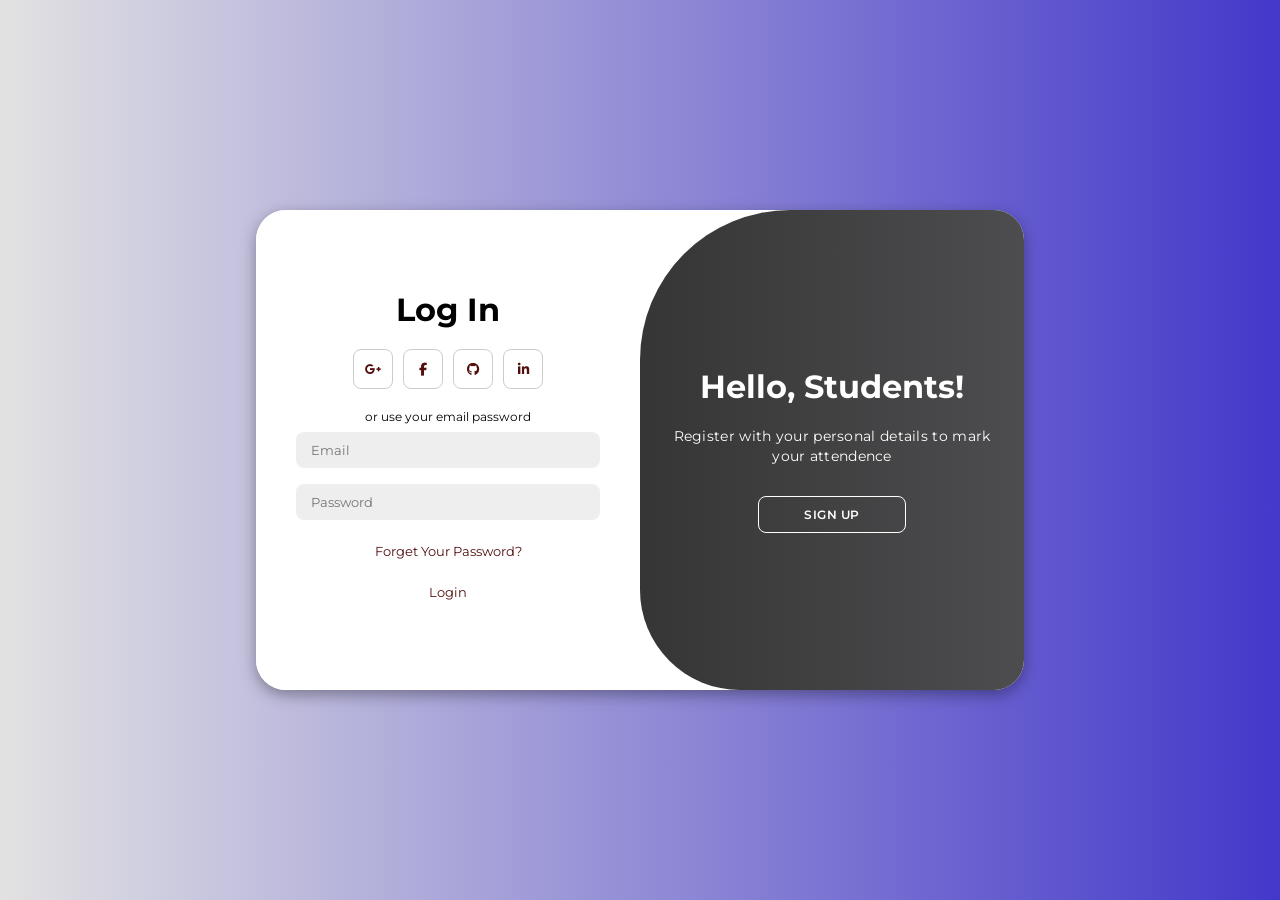
<file: index.html>
<!DOCTYPE html>
<html lang="en">

<head>
    <meta charset="UTF-8">
    <meta name="viewport" content="width=device-width, initial-scale=1.0">
    <link rel="stylesheet" href="https://cdnjs.cloudflare.com/ajax/libs/font-awesome/6.4.2/css/all.min.css">
    <title>Modern Login Page | AsmrProg</title>
</head>
<style>
    @import url('https://fonts.googleapis.com/css2?family=Montserrat:wght@300;400;500;600;700&display=swap');

*{
    margin: 0;
    padding: 0;
    box-sizing: border-box;
    font-family: 'Montserrat', sans-serif;
}

body{
    background: linear-gradient(to right, #e2e2e2, #4338ca);
    display: flex;
    align-items: center;
    justify-content: center;
    flex-direction: column;
    height: 100vh;
}

.container{
    background-color: #fff;
    border-radius: 30px;
    box-shadow: 0 5px 15px rgba(0, 0, 0, 0.35);
    position: relative;
    overflow: hidden;
    width: 768px;
    max-width: 100%;
    min-height: 480px;
}

.container p{
    font-size: 14px;
    line-height: 20px;
    letter-spacing: 0.3px;
    margin: 20px 0;
}

.container span{
    font-size: 12px;
}

.container a{
    color: #530f0f;
    font-size: 13px;
    text-decoration: none;
    margin: 15px 0 10px;
}

.container button{
    background-color: #df390c;
    color: #fff;
    font-size: 12px;
    padding: 10px 45px;
    border: 1px solid transparent;
    border-radius: 8px;
    font-weight: 600;
    letter-spacing: 0.5px;
    text-transform: uppercase;
    margin-top: 10px;
    cursor: pointer;
}

.container button.hidden{
    background-color: transparent;
    border-color: #fff;
}

.container form{
    background-color: #fff;
    display: flex;
    align-items: center;
    justify-content: center;
    flex-direction: column;
    padding: 0 40px;
    height: 100%;
}

.container input{
    background-color: #eee;
    border: none;
    margin: 8px 0;
    padding: 10px 15px;
    font-size: 13px;
    border-radius: 8px;
    width: 100%;
    outline: none;
}

.form-container{
    position: absolute;
    top: 0;
    height: 100%;
    transition: all 0.6s ease-in-out;
}

.sign-in{
    left: 0;
    width: 50%;
    z-index: 2;
}

.container.active .sign-in{
    transform: translateX(100%);
}

.sign-up{
    left: 0;
    width: 50%;
    opacity: 0;
    z-index: 1;
}

.container.active .sign-up{
    transform: translateX(100%);
    opacity: 1;
    z-index: 5;
    animation: move 0.6s;
}

@keyframes move{
    0%, 49.99%{
        opacity: 0;
        z-index: 1;
    }
    50%, 100%{
        opacity: 1;
        z-index: 5;
    }
}

.social-icons{
    margin: 20px 0;
}

.social-icons a{
    border: 1px solid #ccc;
    border-radius: 20%;
    display: inline-flex;
    justify-content: center;
    align-items: center;
    margin: 0 3px;
    width: 40px;
    height: 40px;
}

.toggle-container{
    position: absolute;
    top: 0;
    left: 50%;
    width: 50%;
    height: 100%;
    overflow: hidden;
    transition: all 0.6s ease-in-out;
    border-radius: 150px 0 0 100px;
    z-index: 1000;
}

.container.active .toggle-container{
    transform: translateX(-100%);
    border-radius: 0 150px 100px 0;
}

.toggle{
    background-color: #e53e19;
    height: 100%;
    background: linear-gradient(to right, #1e1e1e, #4d4d4f);
    color: #fff;
    position: relative;
    left: -100%;
    height: 100%;
    width: 200%;
    transform: translateX(0);
    transition: all 0.6s ease-in-out;
}

.container.active .toggle{
    transform: translateX(50%);
}

.toggle-panel{
    position: absolute;
    width: 50%;
    height: 100%;
    display: flex;
    align-items: center;
    justify-content: center;
    flex-direction: column;
    padding: 0 30px;
    text-align: center;
    top: 0;
    transform: translateX(0);
    transition: all 0.6s ease-in-out;
}

.toggle-left{
    transform: translateX(-200%);
}

.container.active .toggle-left{
    transform: translateX(0);
}

.toggle-right{
    right: 0;
    transform: translateX(0);
}

.container.active .toggle-right{
    transform: translateX(200%);
}
</style>

<body>

    <div class="container" id="container">
        <div class="form-container sign-up">
            <form>
                <h1>Create Account</h1>
                <div class="social-icons">
                    <a href="#" class="icon"><i class="fa-brands fa-google-plus-g"></i></a>
                    <a href="#" class="icon"><i class="fa-brands fa-facebook-f"></i></a>
                    <a href="#" class="icon"><i class="fa-brands fa-github"></i></a>
                    <a href="#" class="icon"><i class="fa-brands fa-linkedin-in"></i></a>
                </div>
                <span>or use your email for registeration</span>
                <input type="text" placeholder="Name">
                <input type="email" placeholder="Email">
                <input type="password" placeholder="Password">
                <button>Sign Up</button>
            </form>
        </div>
        <div class="form-container sign-in">
            <form>
                <h1>Log In</h1>
                <div class="social-icons">
                    <a href="#" class="icon"><i class="fa-brands fa-google-plus-g"></i></a>
                    <a href="#" class="icon"><i class="fa-brands fa-facebook-f"></i></a>
                    <a href="#" class="icon"><i class="fa-brands fa-github"></i></a>
                    <a href="#" class="icon"><i class="fa-brands fa-linkedin-in"></i></a>
                </div>
                <span>or use your email password</span>
                <input type="email" placeholder="Email" id="username">
                <input type="password" placeholder="Password" id="pass">
                <a href="#">Forget Your Password?</a>
                <a href="navpage.html" class="btn">Login</a>

            </form>
        </div>
        <div class="toggle-container">
            <div class="toggle">
                <div class="toggle-panel toggle-left">
                    <h1>New Account!</h1>
                    <p>Enter your personal details to create your account</p>
                    <button class="hidden" id="login">Log In</button>
                </div>
                <div class="toggle-panel toggle-right">
                    <h1>Hello, Students!</h1>
                    <p>Register with your personal details to mark your attendence</p>
                    <button class="hidden" id="register">Sign Up</button>
                </div>
            </div>
        </div>
    </div>

    <script>

const container = document.getElementById('container');
const registerBtn = document.getElementById('register');
const loginBtn = document.getElementById('login');

registerBtn.addEventListener('click', () => {
    container.classList.add("active");
});

loginBtn.addEventListener('click', () => {
    container.classList.remove("active");
});

// Redirect Sign In form
document.querySelector(".sign-in form").addEventListener("submit", function (e) {
    e.preventDefault(); // Prevent default form action
    const email = document.getElementById("username").value;
    const pass = document.getElementById("pass").value;

    if (email && pass) {
        // Redirect to index.html
        window.location.href = "index.html";
    } else {
        alert("Please enter both email and password.");
    }
});

// Redirect Sign Up form
document.querySelector(".sign-up form").addEventListener("submit", function (e) {
    e.preventDefault(); // Prevent default form action
    // Redirect to index.html
    window.location.href = "index.html";
});

    </script>
</body>

</html>
</file>
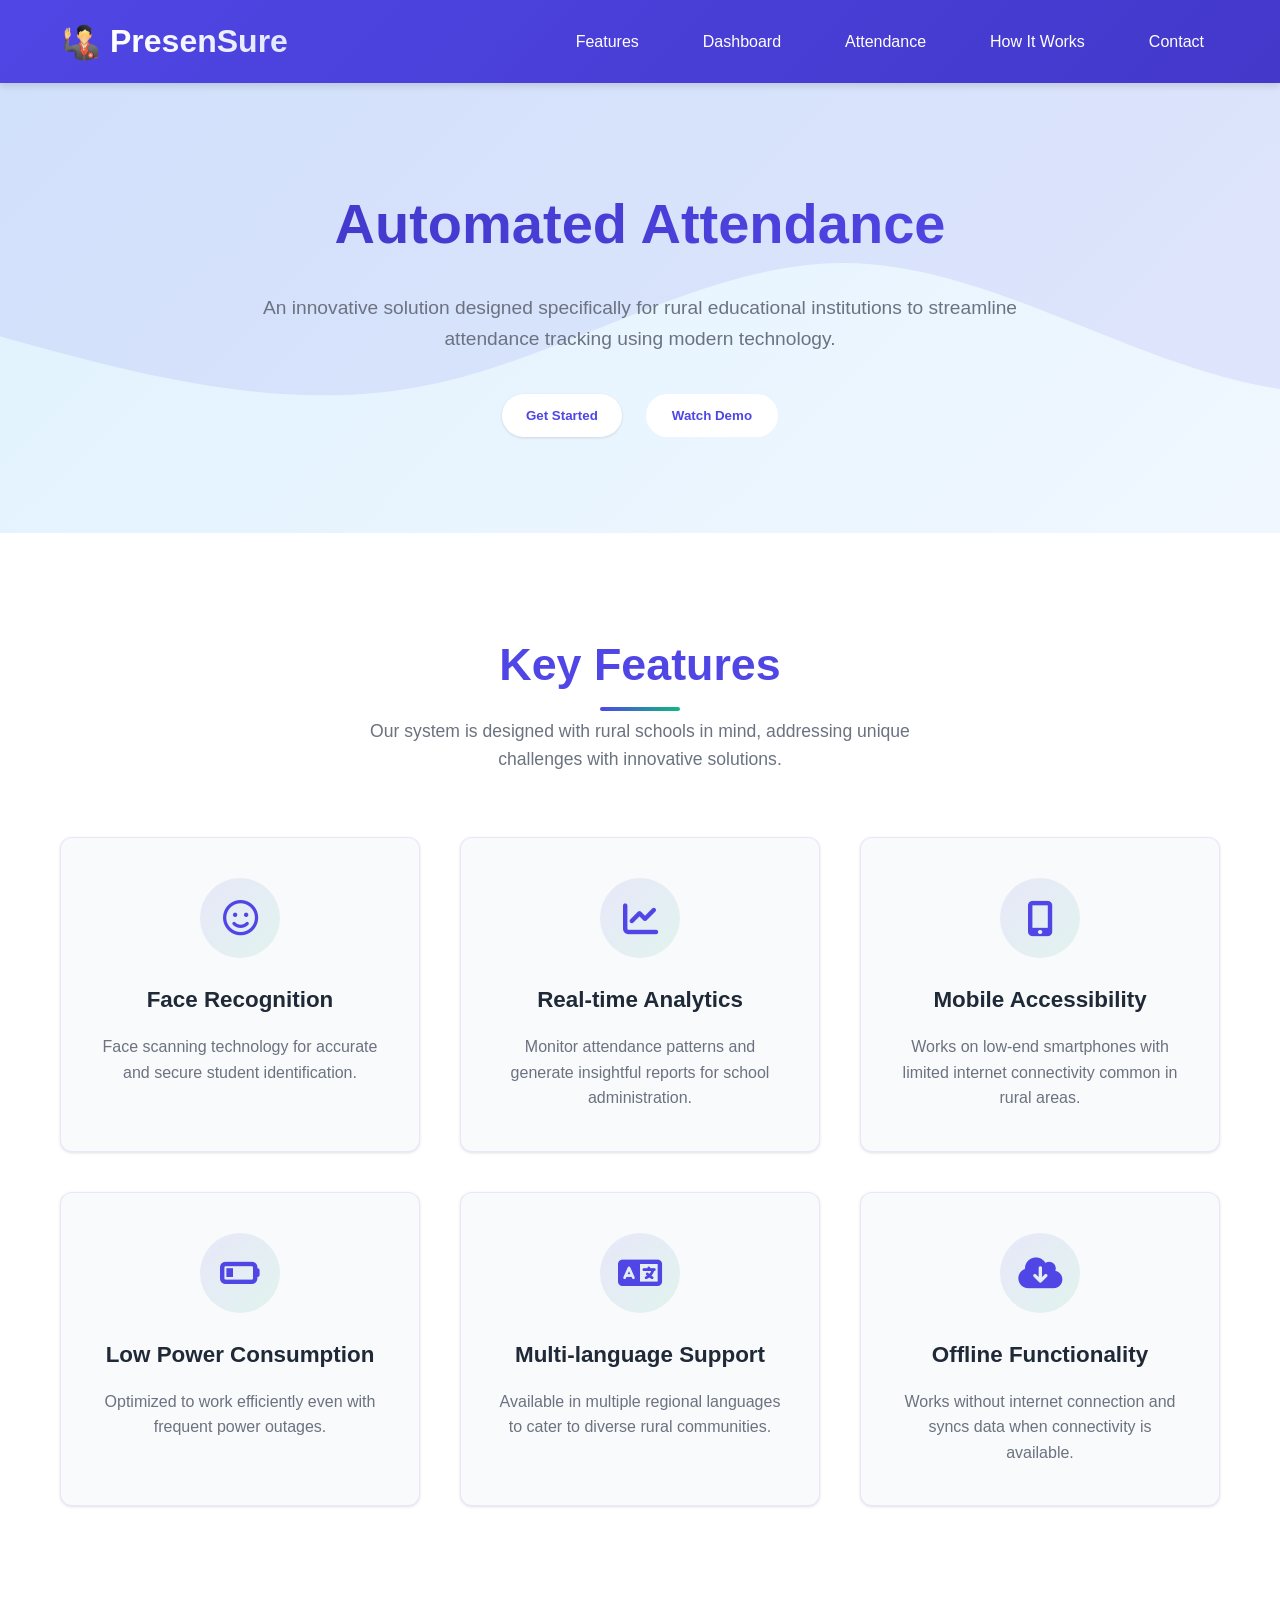
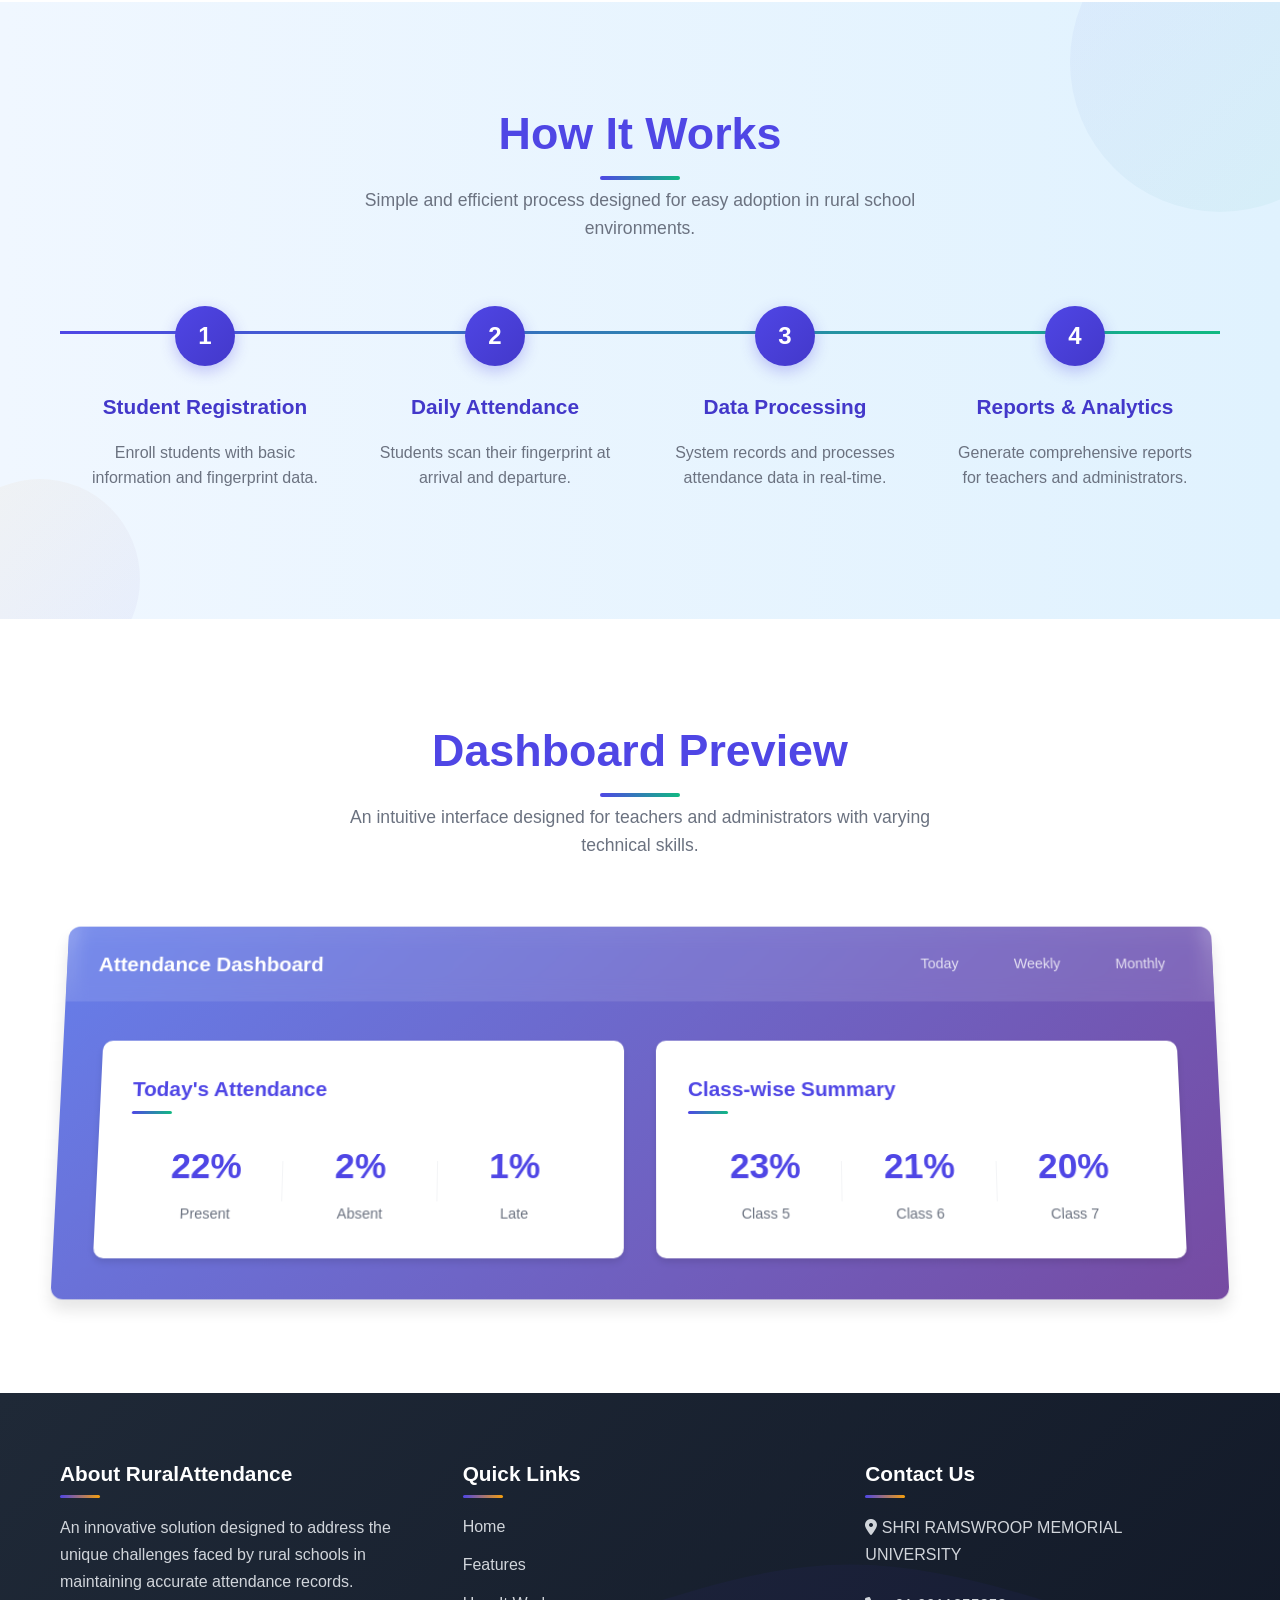
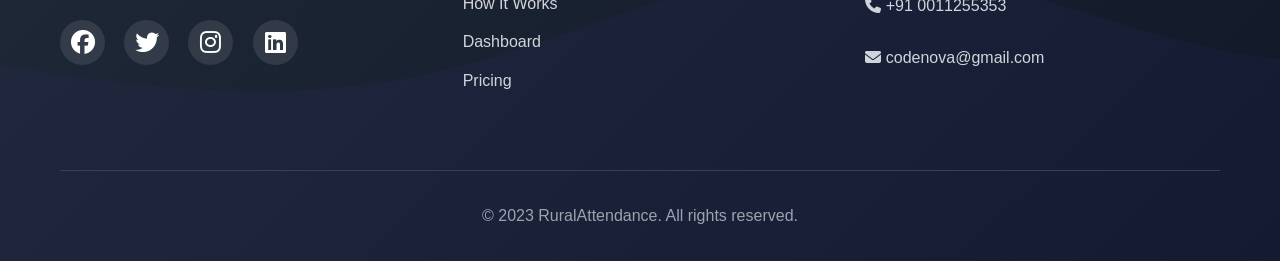
<file: navpage.html>
<!DOCTYPE html>
<html lang="en">
<head>
    <meta charset="UTF-8">
    <meta name="viewport" content="width=device-width, initial-scale=1.0">
    <title>RuralAttendance - Automated School System</title>
    <link rel="stylesheet" href="https://cdnjs.cloudflare.com/ajax/libs/font-awesome/6.4.0/css/all.min.css">
    <style>
        :root {
            --primary: #4f46e5;
            --primary-dark: #4338ca;
            --primary-light: #818cf8;
            --secondary: #10b981;
            --secondary-dark: #059669;
            --accent: #f59e0b;
            --accent-dark: #d97706;
            --light: #f9fafb;
            --dark: #1f2937;
            --gray: #6b7280;
            --gray-light: #f3f4f6;
            --success: #10b981;
            --warning: #f59e0b;
            --danger: #ef4444;
            --shadow-sm: 0 1px 3px rgba(0, 0, 0, 0.12);
            --shadow-md: 0 4px 6px rgba(0, 0, 0, 0.1);
            --shadow-lg: 0 10px 15px rgba(0, 0, 0, 0.1);
            --transition: all 0.3s ease;
            --transition-slow: all 0.5s ease;
            --border-radius: 12px;
        }

        * {
            margin: 0;
            padding: 0;
            box-sizing: border-box;
            font-family: 'Segoe UI', Tahoma, Geneva, Verdana, sans-serif;
        }

        body {
            background-color: #f8fafc;
            color: var(--dark);
            line-height: 1.6;
            overflow-x: hidden;
        }

        .container {
            max-width: 1200px;
            margin: 0 auto;
            padding: 0 20px;
        }

        /* Header Styles */
        header {
            background: linear-gradient(135deg, var(--primary), var(--primary-dark));
            color: white;
            padding: 1rem 0;
            box-shadow: var(--shadow-md);
            position: sticky;
            top: 0;
            z-index: 1000;
            backdrop-filter: blur(10px);
        }

        .header-content {
            display: flex;
            justify-content: space-between;
            align-items: center;
        }

        .logo {
    display: flex;
    align-items: center;
    gap: 10px;   /* elements ke beech thoda space */
  }

  .logo {
    display: flex;
    align-items: center;
    gap: 10px; /* image aur text ke beech thoda space */
  }

  .logo img {
    width: 40px;   /* image chhoti */
    height: auto;
  }

  .logo h2 {
    margin: 0;
    font-size: 28px;
    font-family: Arial, sans-serif;
  }

        .logo h1 {
            font-size: 2rem;
            font-weight: 700;
            background: linear-gradient(to right, #fff, #e0e7ff);
            -webkit-background-clip: text;
            -webkit-text-fill-color: transparent;
        }

        nav ul {
            display: flex;
            list-style: none;
            gap: 2rem;
        }

        nav a {
            color: white;
            text-decoration: none;
            font-weight: 500;
            transition: var(--transition);
            padding: 0.5rem 1rem;
            border-radius: 4px;
            position: relative;
        }

        nav a::after {
            content: '';
            position: absolute;
            bottom: 0;
            left: 50%;
            width: 0;
            height: 2px;
            background: var(--accent);
            transition: var(--transition);
            transform: translateX(-50%);
        }

        nav a:hover::after,
        nav a:focus::after {
            width: 80%;
        }

        nav a:hover {
            color: var(--accent);
        }

        .auth-buttons {
            display: flex;
            gap: 1rem;
        }

        .btn {
            padding: 0.75rem 1.5rem;
            border-radius: 50px;
            font-weight: 600;
            cursor: pointer;
            transition: var(--transition);
            border: none;
            display: inline-flex;
            align-items: center;
            gap: 8px;
            position: relative;
            overflow: hidden;
        }

        .btn::before {
            content: '';
            position: absolute;
            top: 0;
            left: -100%;
            width: 100%;
            height: 100%;
            background: linear-gradient(90deg, transparent, rgba(255, 255, 255, 0.2), transparent);
            transition: var(--transition-slow);
        }

        .btn:hover::before {
            left: 100%;
        }

        .btn-primary {
            background-color: white;
            color: var(--primary);
            box-shadow: var(--shadow-sm);
        }

        .btn-primary:hover {
            background-color: #f0f0f0;
            transform: translateY(-3px);
            box-shadow: var(--shadow-lg);
        }

                .btn-outline {
                background-color: white;
                border: 2px solid white;
                color: #4f46e5;
            }

        .btn-outline:hover {
            background-color: white;
            color: var(--primary);
            transform: translateY(-3px);
            box-shadow: var(--shadow-md);
        }

        /* Hero Section */
        .hero {
            padding: 6rem 0;
            background: linear-gradient(135deg, #e0f2fe 0%, #f0f7ff 100%);
            text-align: center;
            position: relative;
            overflow: hidden;
        }

        .hero::before {
            content: '';
            position: absolute;
            top: 0;
            left: 0;
            width: 100%;
            height: 100%;
            background: url("data:image/svg+xml,%3Csvg xmlns='http://www.w3.org/2000/svg' viewBox='0 0 1440 320'%3E%3Cpath fill='%234f46e5' fill-opacity='0.1' d='M0,96L48,112C96,128,192,160,288,186.7C384,213,480,235,576,213.3C672,192,768,128,864,128C960,128,1056,192,1152,213.3C1248,235,1344,213,1392,202.7L1440,192L1440,0L1392,0C1344,0,1248,0,1152,0C1056,0,960,0,864,0C768,0,672,0,576,0C480,0,384,0,288,0C192,0,96,0,48,0L0,0Z'%3E%3C/path%3E%3C/svg%3E");
            background-size: cover;
            background-position: center;
            z-index: 0;
            animation: waveAnimation 10s linear infinite;
        }

        @keyframes waveAnimation {
            0% { background-position-x: 0; }
            100% { background-position-x: 1000px; }
        }

        .hero-content {
            position: relative;
            z-index: 1;
            max-width: 800px;
            margin: 0 auto;
        }

        .hero h2 {
            font-size: 3.5rem;
            margin-bottom: 1.5rem;
            color: var(--primary);
            animation: fadeInUp 1s ease;
            background: linear-gradient(to right, var(--primary-dark), var(--primary));
            -webkit-background-clip: text;
            -webkit-text-fill-color: transparent;
        }

        .hero p {
            font-size: 1.2rem;
            color: var(--gray);
            margin-bottom: 2.5rem;
            animation: fadeInUp 1s ease 0.2s both;
        }

        .hero-buttons {
            display: flex;
            justify-content: center;
            gap: 1.5rem;
            animation: fadeInUp 1s ease 0.4s both;
        }

        /* Features Section */
        .features {
            padding: 6rem 0;
            background-color: white;
        }

        .section-title {
            text-align: center;
            margin-bottom: 4rem;
        }

        .section-title h2 {
            font-size: 2.8rem;
            color: var(--primary);
            margin-bottom: 1rem;
            position: relative;
            display: inline-block;
        }

        .section-title h2::after {
            content: '';
            position: absolute;
            bottom: -10px;
            left: 50%;
            transform: translateX(-50%);
            width: 80px;
            height: 4px;
            background: linear-gradient(to right, var(--primary), var(--secondary));
            border-radius: 2px;
        }

        .section-title p {
            color: var(--gray);
            max-width: 600px;
            margin: 0 auto;
            font-size: 1.1rem;
        }

        .features-grid {
            display: grid;
            grid-template-columns: repeat(auto-fit, minmax(300px, 1fr));
            gap: 2.5rem;
        }

        .feature-card {
            background-color: var(--light);
            border-radius: var(--border-radius);
            padding: 2.5rem 2rem;
            box-shadow: var(--shadow-sm);
            transition: var(--transition);
            text-align: center;
            position: relative;
            overflow: hidden;
            border: 1px solid rgba(79, 70, 229, 0.1);
        }

        .feature-card::before {
            content: '';
            position: absolute;
            top: 0;
            left: 0;
            width: 5px;
            height: 0;
            background: linear-gradient(to bottom, var(--primary), var(--secondary));
            transition: var(--transition-slow);
        }

        .feature-card:hover::before {
            height: 100%;
        }

        .feature-card:hover {
            transform: translateY(-10px) scale(1.02);
            box-shadow: var(--shadow-lg);
        }

        .feature-icon {
            width: 80px;
            height: 80px;
            background: linear-gradient(135deg, rgba(79, 70, 229, 0.1), rgba(16, 185, 129, 0.1));
            border-radius: 50%;
            display: flex;
            align-items: center;
            justify-content: center;
            margin: 0 auto 1.5rem;
            transition: var(--transition);
        }

        .feature-card:hover .feature-icon {
            transform: scale(1.1) rotate(5deg);
            background: linear-gradient(135deg, var(--primary-light), var(--secondary));
        }

        .feature-icon i {
            font-size: 2.2rem;
            color: var(--primary);
            transition: var(--transition);
        }

        .feature-card:hover .feature-icon i {
            color: white;
        }

        .feature-card h3 {
            margin-bottom: 1rem;
            color: var(--dark);
            font-size: 1.4rem;
            transition: var(--transition);
        }

        .feature-card:hover h3 {
            color: var(--primary);
        }

        .feature-card p {
            color: var(--gray);
            transition: var(--transition);
        }

        /* How It Works */
        .how-it-works {
            padding: 6rem 0;
            background: linear-gradient(to right, #f0f7ff, #e0f2fe);
            position: relative;
            overflow: hidden;
        }

        .how-it-works::before {
            content: '';
            position: absolute;
            top: 0;
            right: 0;
            width: 300px;
            height: 300px;
            background: linear-gradient(135deg, rgba(79, 70, 229, 0.05), rgba(16, 185, 129, 0.05));
            border-radius: 50%;
            transform: translate(30%, -30%);
        }

        .how-it-works::after {
            content: '';
            position: absolute;
            bottom: 0;
            left: 0;
            width: 200px;
            height: 200px;
            background: linear-gradient(135deg, rgba(245, 158, 11, 0.05), rgba(79, 70, 229, 0.05));
            border-radius: 50%;
            transform: translate(-30%, 30%);
        }

        .steps {
            display: flex;
            justify-content: space-between;
            flex-wrap: wrap;
            margin-top: 3rem;
            position: relative;
        }

        .steps::before {
            content: '';
            position: absolute;
            top: 25px;
            left: 0;
            width: 100%;
            height: 3px;
            background: linear-gradient(to right, var(--primary), var(--secondary));
            z-index: 1;
        }

        .step {
            flex: 1;
            min-width: 250px;
            text-align: center;
            padding: 0 1.5rem;
            position: relative;
            margin-bottom: 2rem;
            z-index: 2;
        }

        .step-number {
            width: 60px;
            height: 60px;
            background: linear-gradient(135deg, var(--primary), var(--primary-dark));
            color: white;
            border-radius: 50%;
            display: flex;
            align-items: center;
            justify-content: center;
            font-size: 1.5rem;
            font-weight: 700;
            margin: 0 auto 1.5rem;
            position: relative;
            z-index: 2;
            box-shadow: 0 5px 15px rgba(79, 70, 229, 0.3);
            transition: var(--transition);
        }

        .step:hover .step-number {
            transform: scale(1.1) rotate(5deg);
            box-shadow: 0 8px 20px rgba(79, 70, 229, 0.4);
        }

        .step-content h3 {
            margin-bottom: 1rem;
            color: var(--primary-dark);
            font-size: 1.3rem;
        }

        .step-content p {
            color: var(--gray);
        }

        /* Dashboard Preview */
        .dashboard-preview {
            padding: 6rem 0;
            background-color: white;
        }

        .dashboard-container {
            background: linear-gradient(135deg, #667eea 0%, #764ba2 100%);
            border-radius: var(--border-radius);
            overflow: hidden;
            box-shadow: var(--shadow-lg);
            margin-top: 3rem;
            transform: perspective(1000px) rotateX(5deg);
            transition: var(--transition);
        }

        .dashboard-container:hover {
            transform: perspective(1000px) rotateX(0);
        }

        .dashboard-header {
            background-color: rgba(255, 255, 255, 0.1);
            padding: 1.2rem 2rem;
            display: flex;
            justify-content: space-between;
            align-items: center;
            backdrop-filter: blur(10px);
        }

        .dashboard-title {
            color: white;
            font-size: 1.3rem;
            font-weight: 600;
        }

        .dashboard-nav {
            display: flex;
            gap: 1.5rem;
        }

        .dashboard-nav a {
            color: rgba(255, 255, 255, 0.8);
            text-decoration: none;
            font-size: 0.9rem;
            font-weight: 500;
            padding: 0.5rem 1rem;
            border-radius: 20px;
            transition: var(--transition);
        }

        .dashboard-nav a:hover {
            color: white;
            background-color: rgba(255, 255, 255, 0.1);
        }

        .dashboard-content {
            padding: 2.5rem;
            display: grid;
            grid-template-columns: 1fr 1fr;
            gap: 2rem;
        }

        .dashboard-card {
            background-color: white;
            border-radius: 10px;
            padding: 2rem;
            box-shadow: var(--shadow-md);
            transition: var(--transition);
        }

        .dashboard-card:hover {
            transform: translateY(-5px);
            box-shadow: var(--shadow-lg);
        }

        .dashboard-card h3 {
            color: var(--primary);
            margin-bottom: 1.5rem;
            font-size: 1.3rem;
            position: relative;
            padding-bottom: 0.5rem;
        }

        .dashboard-card h3::after {
            content: '';
            position: absolute;
            bottom: 0;
            left: 0;
            width: 40px;
            height: 3px;
            background: linear-gradient(to right, var(--primary), var(--secondary));
            border-radius: 2px;
        }

        .stats {
            display: flex;
            justify-content: space-between;
        }

        .stat {
            text-align: center;
            flex: 1;
            padding: 0 1rem;
            position: relative;
        }

        .stat:not(:last-child)::after {
            content: '';
            position: absolute;
            top: 50%;
            right: 0;
            transform: translateY(-50%);
            width: 1px;
            height: 40px;
            background-color: var(--gray-light);
        }

        .stat-number {
            font-size: 2.2rem;
            font-weight: 800;
            color: var(--primary);
            margin-bottom: 0.5rem;
            transition: var(--transition);
        }

        .stat:hover .stat-number {
            transform: scale(1.1);
            color: var(--primary-dark);
        }

        .stat-label {
            font-size: 0.9rem;
            color: var(--gray);
            font-weight: 500;
        }

        /* Footer */
        footer {
            background: linear-gradient(135deg, var(--dark), #111827);
            color: white;
            padding: 4rem 0 2rem;
            position: relative;
            overflow: hidden;
        }

        footer::before {
            content: '';
            position: absolute;
            top: 0;
            left: 0;
            width: 100%;
            height: 100%;
            background: url("data:image/svg+xml,%3Csvg xmlns='http://www.w3.org/2000/svg' viewBox='0 0 1440 320'%3E%3Cpath fill='%234f46e5' fill-opacity='0.05' d='M0,128L48,138.7C96,149,192,171,288,186.7C384,203,480,213,576,192C672,171,768,117,864,117.3C960,117,1056,171,1152,181.3C1248,192,1344,160,1392,144L1440,128L1440,320L1392,320C1344,320,1248,320,1152,320C1056,320,960,320,864,320C768,320,672,320,576,320C480,320,384,320,288,320C192,320,96,320,48,320L0,320Z'%3E%3C/path%3E%3C/svg%3E");
            background-size: cover;
            background-position: center;
        }

        .footer-content {
            display: grid;
            grid-template-columns: repeat(auto-fit, minmax(250px, 1fr));
            gap: 3rem;
            position: relative;
            z-index: 1;
        }

        .footer-section h3 {
            margin-bottom: 1.5rem;
            font-size: 1.3rem;
            position: relative;
            display: inline-block;
        }

        .footer-section h3::after {
            content: '';
            position: absolute;
            bottom: -8px;
            left: 0;
            width: 40px;
            height: 3px;
            background: linear-gradient(to right, var(--primary), var(--accent));
            border-radius: 2px;
        }

        .footer-section p {
            margin-bottom: 1.5rem;
            color: #d1d5db;
            line-height: 1.7;
        }

        .footer-links {
            list-style: none;
        }

        .footer-links li {
            margin-bottom: 0.8rem;
            transition: var(--transition);
        }

        .footer-links li:hover {
            transform: translateX(5px);
        }

        .footer-links a {
            color: #d1d5db;
            text-decoration: none;
            transition: var(--transition);
            display: inline-block;
        }

        .footer-links a:hover {
            color: var(--primary-light);
        }

        .social-links {
            display: flex;
            gap: 1.2rem;
            margin-top: 1.5rem;
        }

        .social-links a {
            color: white;
            text-decoration: none;
            font-size: 1.5rem;
            transition: var(--transition);
            width: 45px;
            height: 45px;
            border-radius: 50%;
            display: flex;
            align-items: center;
            justify-content: center;
            background: rgba(255, 255, 255, 0.1);
        }

        .social-links a:hover {
            background: var(--primary);
            transform: translateY(-3px);
        }

        .footer-bottom {
            text-align: center;
            margin-top: 4rem;
            padding-top: 2rem;
            border-top: 1px solid #374151;
            color: #9ca3af;
            position: relative;
            z-index: 1;
        }

        /* Animations */
        @keyframes fadeInUp {
            from {
                opacity: 0;
                transform: translateY(30px);
            }
            to {
                opacity: 1;
                transform: translateY(0);
            }
        }

        /* Scroll progress bar */
        .progress-container {
            position: fixed;
            top: 0;
            left: 0;
            width: 100%;
            height: 4px;
            background: transparent;
            z-index: 1001;
        }

        .progress-bar {
            height: 4px;
            background: linear-gradient(to right, var(--primary), var(--secondary));
            width: 0%;
            transition: width 0.3s ease;
        }

        /* Back to top button */
        .back-to-top {
            position: fixed;
            bottom: 30px;
            right: 30px;
            width: 50px;
            height: 50px;
            border-radius: 50%;
            background: linear-gradient(135deg, var(--primary), var(--primary-dark));
            color: white;
            display: flex;
            align-items: center;
            justify-content: center;
            font-size: 1.2rem;
            box-shadow: var(--shadow-lg);
            cursor: pointer;
            opacity: 0;
            visibility: hidden;
            transition: var(--transition);
            z-index: 999;
        }

        .back-to-top.visible {
            opacity: 1;
            visibility: visible;
        }

        .back-to-top:hover {
            transform: translateY(-5px);
            box-shadow: 0 10px 20px rgba(79, 70, 229, 0.3);
        }

        /* Responsive Design */
        @media (max-width: 992px) {
            .hero h2 {
                font-size: 2.8rem;
            }
            
            .dashboard-content {
                grid-template-columns: 1fr;
                gap: 1.5rem;
            }
        }

        @media (max-width: 768px) {
            .header-content {
                flex-direction: column;
                gap: 1.5rem;
            }
            
            nav ul {
                gap: 1rem;
                flex-wrap: wrap;
                justify-content: center;
            }
            
            .hero h2 {
                font-size: 2.2rem;
            }
            
            .hero-buttons {
                flex-direction: column;
                align-items: center;
            }
            
            .steps::before {
                display: none;
            }
            
            .step {
                min-width: 100%;
            }

            .stats {
                flex-direction: column;
                gap: 1.5rem;
            }

            .stat:not(:last-child)::after {
                display: none;
            }
        }

        @media (max-width: 480px) {
            .hero {
                padding: 4rem 0;
            }
            
            .hero h2 {
                font-size: 1.8rem;
            }
            
            .section-title h2 {
                font-size: 2rem;
            }
            
            .feature-card {
                padding: 1.5rem;
            }
            
            .dashboard-header {
                flex-direction: column;
                gap: 1rem;
            }
            
            .dashboard-nav {
                flex-wrap: wrap;
                justify-content: center;
            }
        }
        /* Modal overlay */
.modal {
  position: fixed;
  top: 0;
  left: 0;
  width: 100%;
  height: 100%;
  background-color: rgba(31, 41, 55, 0.8); /* dark overlay */
  display: flex;
  justify-content: center;
  align-items: center;
  z-index: 2000;
  opacity: 0;
  pointer-events: none;
  transition: opacity 0.3s ease;
}

/* Show modal */
.modal.show {
  opacity: 1;
  pointer-events: auto;
}

/* Modal content box */
.modal-content {
  background: white;
  border-radius: 12px;
  padding: 2rem 2.5rem;
  max-width: 400px;
  width: 90%;
  box-shadow: 0 10px 30px rgba(0,0,0,0.3);
  position: relative;
  outline: none;
}

/* Close button */
.modal-close {
  position: absolute;
  top: 12px;
  right: 15px;
  background: transparent;
  border: none;
  font-size: 2rem;
  color: var(--dark);
  cursor: pointer;
  transition: color 0.3s ease;
}

.modal-close:hover,
.modal-close:focus {
  color: var(--primary);
  outline: none;
}

/* Form styles inside modal */
.modal-content form {
  display: flex;
  flex-direction: column;
  gap: 1.25rem;
}

.modal-content label {
  font-weight: 600;
  color: var(--dark);
}

.modal-content input[type="text"],
.modal-content input[type="email"],
.modal-content input[type="password"] {
  padding: 0.75rem 1rem;
  border: 2px solid var(--gray);
  border-radius: var(--border-radius);
  font-size: 1rem;
  transition: border-color 0.3s ease;
}

.modal-content input[type="text"]:focus,
.modal-content input[type="email"]:focus,
.modal-content input[type="password"]:focus {
  border-color: var(--primary);
  outline: none;
  box-shadow: 0 0 8px rgba(79, 70, 229, 0.4);
}

.btn-submit {
  background-color: var(--primary);
  color: white;
  font-weight: 700;
  padding: 0.85rem 1rem;
  border: none;
  border-radius: var(--border-radius);
  cursor: pointer;
  font-size: 1.1rem;
  transition: background-color 0.3s ease, transform 0.3s ease;
  box-shadow: 0 4px 10px rgba(79, 70, 229, 0.3);
}

.btn-submit:hover,
.btn-submit:focus {
  background-color: var(--primary-dark);
  outline: none;
  transform: translateY(-2px);
}
    </style>
</head>
<body>
    <!-- Scroll progress bar -->
    <div class="progress-container">
        <div class="progress-bar" id="progress-bar"></div>
    </div>

    <!-- Back to top button -->
    <div class="back-to-top" id="back-to-top">
        <i class="fas fa-arrow-up"></i>
    </div>

    <!-- Header -->
    <header>
        <div class="container header-content">
            <div class="logo">
                <!-- <i class="fas fa-school"></i> -->
                <img src="SIH-removebg-preview.png" alt="">
                <h1>PresenSure</h1>
            </div>
            <nav>
                <ul>
                    <li><a href="#features">Features</a></li>
                    <li><a href="dashboard.html">Dashboard</a></li>
                    <li><a href="attendance.html">Attendance</a></li>
                    <li><a href="#how-it-works">How It Works</a></li>
                    <li><a href="#contact">Contact</a></li>

                </ul>
            </nav>
            <!-- <div class="auth-buttons">
                <button class="btn btn-outline" >Login</button>
                <button class="btn btn-primary" >Sign Up</button>
            </div> -->
        </div>
    </header>

    <!-- Hero Section -->
    <section class="hero">
        <div class="container hero-content">
            <h2>Automated Attendance </h2>
            <p>An innovative solution designed specifically for rural educational institutions to streamline attendance tracking using modern technology.</p>
            <div class="hero-buttons">
                <button class="btn btn-primary">Get Started</button>
                <button class="btn btn-outline">Watch Demo</button>
            </div>
        </div>
    </section>

    <!-- Features Section -->
    <section class="features" id="features">
        <div class="container">
            <div class="section-title">
                <h2>Key Features</h2>
                <p>Our system is designed with rural schools in mind, addressing unique challenges with innovative solutions.</p>
            </div>
            <div class="features-grid">
                <div class="feature-card">
                    <div class="feature-icon">
                        <i class="fa-regular fa-face-smile"></i>
                    </div>
                    <h3>Face Recognition</h3>
                    <p>Face scanning technology for accurate and secure student identification.</p>
                </div>
                <div class="feature-card">
                    <div class="feature-icon">
                        <i class="fas fa-chart-line"></i>
                    </div>
                    <h3>Real-time Analytics</h3>
                    <p>Monitor attendance patterns and generate insightful reports for school administration.</p>
                </div>
                <div class="feature-card">
                    <div class="feature-icon">
                        <i class="fas fa-mobile-alt"></i>
                    </div>
                    <h3>Mobile Accessibility</h3>
                    <p>Works on low-end smartphones with limited internet connectivity common in rural areas.</p>
                </div>
                <div class="feature-card">
                    <div class="feature-icon">
                        <i class="fas fa-battery-quarter"></i>
                    </div>
                    <h3>Low Power Consumption</h3>
                    <p>Optimized to work efficiently even with frequent power outages.</p>
                </div>
                <div class="feature-card">
                    <div class="feature-icon">
                        <i class="fas fa-language"></i>
                    </div>
                    <h3>Multi-language Support</h3>
                    <p>Available in multiple regional languages to cater to diverse rural communities.</p>
                </div>
                <div class="feature-card">
                    <div class="feature-icon">
                        <i class="fas fa-cloud-download-alt"></i>
                    </div>
                    <h3>Offline Functionality</h3>
                    <p>Works without internet connection and syncs data when connectivity is available.</p>
                </div>
            </div>
        </div>
    </section>

    <!-- How It Works -->
    <section class="how-it-works" id="how-it-works">
        <div class="container">
            <div class="section-title">
                <h2>How It Works</h2>
                <p>Simple and efficient process designed for easy adoption in rural school environments.</p>
            </div>
            <div class="steps">
                <div class="step">
                    <div class="step-number">1</div>
                    <div class="step-content">
                        <h3>Student Registration</h3>
                        <p>Enroll students with basic information and fingerprint data.</p>
                    </div>
                </div>
                <div class="step">
                    <div class="step-number">2</div>
                    <div class="step-content">
                        <h3>Daily Attendance</h3>
                        <p>Students scan their fingerprint at arrival and departure.</p>
                    </div>
                </div>
                <div class="step">
                    <div class="step-number">3</div>
                    <div class="step-content">
                        <h3>Data Processing</h3>
                        <p>System records and processes attendance data in real-time.</p>
                    </div>
                </div>
                <div class="step">
                    <div class="step-number">4</div>
                    <div class="step-content">
                        <h3>Reports & Analytics</h3>
                        <p>Generate comprehensive reports for teachers and administrators.</p>
                    </div>
                </div>
            </div>
        </div>
    </section>

    <!-- Dashboard Preview -->
    <section class="dashboard-preview" id="dashboard">
        <div class="container">
            <div class="section-title">
                <h2>Dashboard Preview</h2>
                <p>An intuitive interface designed for teachers and administrators with varying technical skills.</p>
            </div>
            <div class="dashboard-container">
                <div class="dashboard-header">
                    <div class="dashboard-title">Attendance Dashboard</div>
                    <div class="dashboard-nav">
                        <a href="#">Today</a>
                        <a href="#">Weekly</a>
                        <a href="#">Monthly</a>
                    </div>
                </div>
                <div class="dashboard-content">
                    <div class="dashboard-card">
                        <h3>Today's Attendance</h3>
                        <div class="stats">
                            <div class="stat">
                                <div class="stat-number">87%</div>
                                <div class="stat-label">Present</div>
                            </div>
                            <div class="stat">
                                <div class="stat-number">8%</div>
                                <div class="stat-label">Absent</div>
                            </div>
                            <div class="stat">
                                <div class="stat-number">5%</div>
                                <div class="stat-label">Late</div>
                            </div>
                        </div>
                    </div>
                    <div class="dashboard-card">
                        <h3>Class-wise Summary</h3>
                        <div class="stats">
                            <div class="stat">
                                <div class="stat-number">92%</div>
                                <div class="stat-label">Class 5</div>
                            </div>
                            <div class="stat">
                                <div class="stat-number">85%</div>
                                <div class="stat-label">Class 6</div>
                            </div>
                            <div class="stat">
                                <div class="stat-number">79%</div>
                                <div class="stat-label">Class 7</div>
                            </div>
                        </div>
                    </div>
                </div>
            </div>
        </div>
    </section>

    <!-- Footer -->
    <footer id="contact">
        <div class="container">
            <div class="footer-content">
                <div class="footer-section">
                    <h3>About RuralAttendance</h3>
                    <p>An innovative solution designed to address the unique challenges faced by rural schools in maintaining accurate attendance records.</p>
                    <div class="social-links">
                        <a href="#"><i class="fab fa-facebook"></i></a>
                        <a href="#"><i class="fab fa-twitter"></i></a>
                        <a href="#"><i class="fab fa-instagram"></i></a>
                        <a href="#"><i class="fab fa-linkedin"></i></a>
                    </div>
                </div>
                <div class="footer-section">
                    <h3>Quick Links</h3>
                    <ul class="footer-links">
                        <li><a href="#">Home</a></li>
                        <li><a href="#features">Features</a></li>
                        <li><a href="#how-it-works">How It Works</a></li>
                        <li><a href="#dashboard">Dashboard</a></li>
                        <li><a href="#">Pricing</a></li>
                    </ul>
                </div>
                <div class="footer-section">
                    <h3>Contact Us</h3>
                    <p><i class="fas fa-map-marker-alt"></i> SHRI RAMSWROOP MEMORIAL UNIVERSITY</p>
                    <p><i class="fas fa-phone"></i> +91 0011255353</p>
                    <p><i class="fas fa-envelope"></i> codenova@gmail.com</p>
                </div>
            </div>
            <div class="footer-bottom">
                <p>&copy; 2023 RuralAttendance. All rights reserved.</p>
            </div>
        </div>
    </footer>

    <script>
        // Scroll progress bar
        window.addEventListener('scroll', function() {
            const winHeight = window.innerHeight;
            const docHeight = document.documentElement.scrollHeight;
            const scrollTop = window.pageYOffset;
            const scrollPercent = (scrollTop / (docHeight - winHeight)) * 100;
            document.getElementById('progress-bar').style.width = scrollPercent + '%';
            
            // Show/hide back to top button
            const backToTop = document.getElementById('back-to-top');
            if (scrollTop > 500) {
                backToTop.classList.add('visible');
            } else {
                backToTop.classList.remove('visible');
            }
        });

        // Back to top functionality
        document.getElementById('back-to-top').addEventListener('click', function() {
            window.scrollTo({
                top: 0,
                behavior: 'smooth'
            });
        });

        // Smooth scrolling for internal links
        document.querySelectorAll('a[href^="#"]').forEach(anchor => {
            anchor.addEventListener('click', function(e) {
                e.preventDefault();
                const targetId = this.getAttribute('href');
                if (targetId === '#') return;
                
                const targetElement = document.querySelector(targetId);
                if (targetElement) {
                    window.scrollTo({
                        top: targetElement.offsetTop - 80,
                        behavior: 'smooth'
                    });
                }
            });
        });

        // Animation on scroll for feature cards and steps
        function animateOnScroll() {
            const elements = document.querySelectorAll('.feature-card, .step');
            const windowHeight = window.innerHeight;
            
            elements.forEach(element => {
                const position = element.getBoundingClientRect().top;
                if (position < windowHeight - 100) {
                    element.style.opacity = 1;
                    element.style.transform = 'translateY(0)';
                }
            });
        }

        // Initialize animations
        window.addEventListener('load', function() {
            // Set initial state for animation
            const features = document.querySelectorAll('.feature-card');
            const steps = document.querySelectorAll('.step');
            
            features.forEach(card => {
                card.style.opacity = 0;
                card.style.transform = 'translateY(30px)';
                card.style.transition = 'all 0.6s ease';
            });
            
            steps.forEach(step => {
                step.style.opacity = 0;
                step.style.transform = 'translateY(30px)';
                step.style.transition = 'all 0.6s ease';
            });
            
            // Trigger animation on scroll
            window.addEventListener('scroll', animateOnScroll);
            animateOnScroll(); // Trigger once on load
        });

        // Button hover effects
        const buttons = document.querySelectorAll('.btn');
        buttons.forEach(button => {
            button.addEventListener('mouseenter', function() {
                this.style.transform = 'translateY(-3px)';
            });
            button.addEventListener('mouseleave', function() {
                this.style.transform = 'translateY(0)';
            });
        });

        // Simple counter animation for dashboard stats
        function animateCounter(el, target) {
            let count = 0;
            const duration = 2000; // ms
            const steps = 60;
            const increment = target / steps;
            const stepTime = duration / steps;
            
            const timer = setInterval(() => {
                count += increment;
                if (count >= target) {
                    el.textContent = target + '%';
                    clearInterval(timer);
                } else {
                    el.textContent = Math.round(count) + '%';
                }
            }, stepTime);
        }

        // Start counter animation when stats are in view
        function checkCounters() {
            const stats = document.querySelectorAll('.stat-number');
            stats.forEach(stat => {
                const position = stat.getBoundingClientRect().top;
                const windowHeight = window.innerHeight;
                
                if (position < windowHeight - 50 && !stat.classList.contains('animated')) {
                    stat.classList.add('animated');
                    const target = parseInt(stat.textContent);
                    animateCounter(stat, target);
                }
            });
        }

        window.addEventListener('scroll', checkCounters);
        checkCounters(); // Check on load

        // Get modal elements
const signupModal = document.getElementById('signupModal');
const signupBtn = document.querySelector('.btn.btn-primary'); // The Sign Up button in header
const modalCloseBtn = signupModal.querySelector('.modal-close');
const signupForm = document.getElementById('signupForm');

// Function to open modal with alert
function openSignupModal() {
  alert('Keep SIH in mind!');
  signupModal.classList.add('show');
  signupModal.setAttribute('aria-hidden', 'false');
  signupModal.querySelector('.modal-content').focus();
}

// Function to close modal
function closeSignupModal() {
  signupModal.classList.remove('show');
  signupModal.setAttribute('aria-hidden', 'true');
}

// Open modal on Sign Up button click
signupBtn.addEventListener('click', openSignupModal);

// Close modal on close button click
modalCloseBtn.addEventListener('click', closeSignupModal);

// Close modal on clicking outside modal content
signupModal.addEventListener('click', (e) => {
  if (e.target === signupModal) {
    closeSignupModal();
  }
});

// Close modal on pressing Escape key
document.addEventListener('keydown', (e) => {
  if (e.key === 'Escape' && signupModal.classList.contains('show')) {
    closeSignupModal();
  }
});

// Form validation and submission
signupForm.addEventListener('submit', (e) => {
  e.preventDefault();

  const fullname = signupForm.fullname.value.trim();
  const email = signupForm.email.value.trim();
  const password = signupForm.password.value;
  const confirmPassword = signupForm.confirmPassword.value;

  if (!fullname) {
    alert('Please enter your full name.');
    signupForm.fullname.focus();
    return;
  }

  if (!email || !email.includes('@')) {
    alert('Please enter a valid email address.');
    signupForm.email.focus();
    return;
  }

  if (password.length < 8) {
    alert('Password must be at least 8 characters.');
    signupForm.password.focus();
    return;
  }

  if (password !== confirmPassword) {
    alert('Passwords do not match.');
    signupForm.confirmPassword.focus();
    return;
  }

  alert('Sign up successful! You can now log in.');
  signupForm.reset();
  closeSignupModal();
});
    </script>

</body>
</html>
</file>
